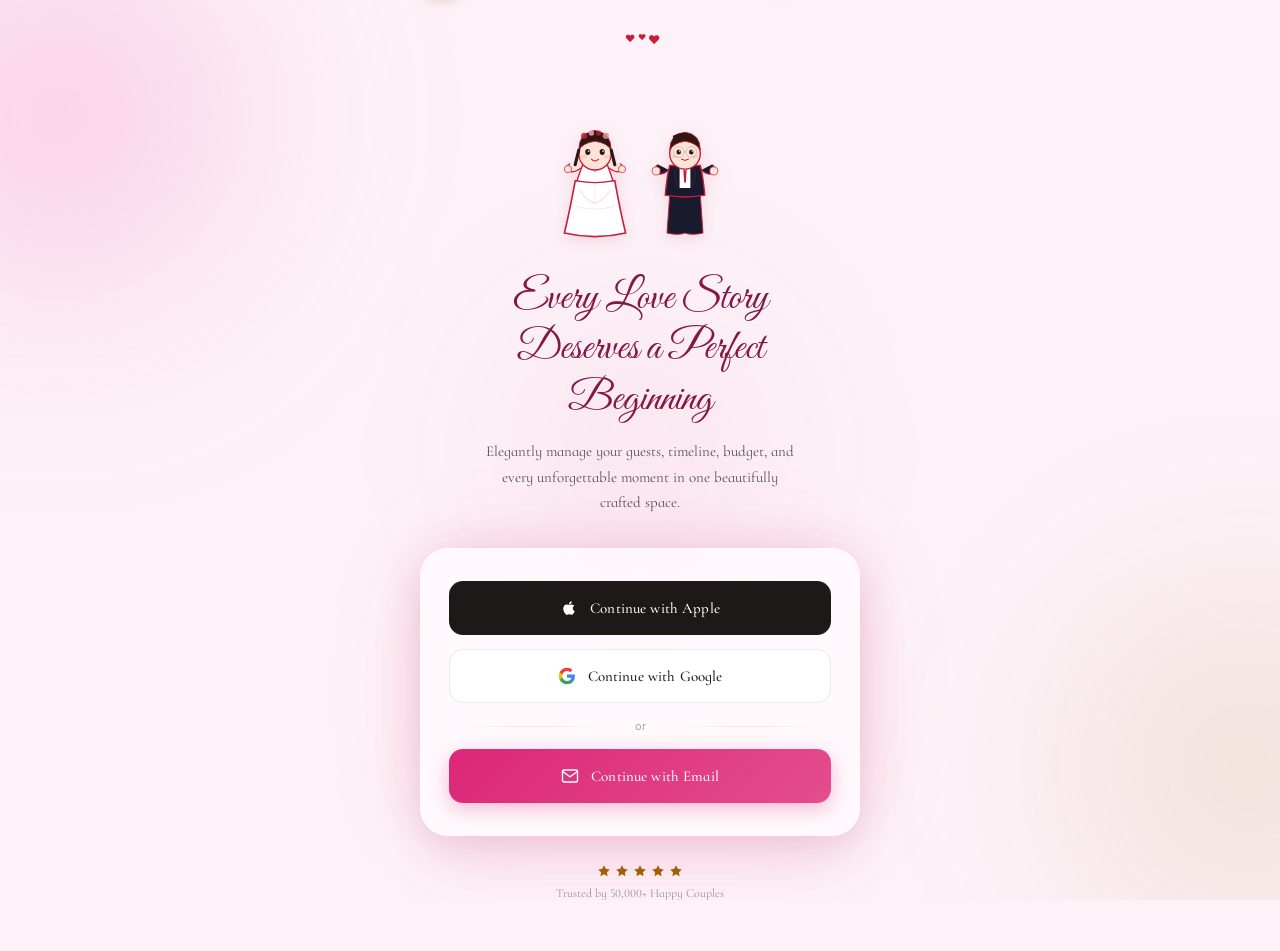
<file: index.html>
<!DOCTYPE html>
<html lang="en">
<head>
    <meta charset="UTF-8">
    <meta name="viewport" content="width=device-width, initial-scale=1.0, viewport-fit=cover">
    <title>Wedding Planner · Sign In</title>
    <meta name="description" content="Beautiful wedding planning starts here">
    <link rel="preconnect" href="https://fonts.googleapis.com">
    <link rel="preconnect" href="https://fonts.gstatic.com" crossorigin>
    <link href="https://fonts.googleapis.com/css2?family=Great+Vibes&family=Cormorant+Infant:ital,wght@0,300;0,400;0,500;0,600;0,700;1,300;1,400&family=Inter:wght@300;400;500;600&family=Noto+Serif+SC:wght@300;400;500;600&display=swap" rel="stylesheet">
    <link rel="stylesheet" href="npc.css">
    <style>
        *, *::before, *::after { box-sizing: border-box; margin: 0; padding: 0; }

        :root {
            --primary: #DB2777;
            --primary-light: #F472B6;
            --primary-deep: #831843;
            --accent-gold: #A16207;
            --accent-gold-light: #D4A843;
            --bg-blush: #FDF2F8;
            --bg-warm: #FFF7ED;
            --charcoal: #1C1917;
            --charcoal-light: #57534E;
            --glass-white: rgba(255, 255, 255, 0.55);
            --glass-border: rgba(255, 255, 255, 0.35);
            --glass-glow: rgba(219, 39, 119, 0.08);
            --shadow-soft: 0 8px 32px rgba(219, 39, 119, 0.06), 0 2px 8px rgba(0,0,0,0.02);
            --shadow-elevated: 0 24px 64px rgba(219, 39, 119, 0.1), 0 8px 24px rgba(0,0,0,0.04);
            --shadow-glow: 0 0 60px rgba(219, 39, 119, 0.12), 0 0 120px rgba(219, 39, 119, 0.06);
            --radius-xl: 28px;
            --radius-lg: 18px;
            --radius-md: 14px;
        }

        html, body {
            height: 100%;
            font-family: 'Cormorant Infant', 'Inter', -apple-system, BlinkMacSystemFont, serif;
            background: var(--bg-blush);
            color: var(--charcoal);
            overflow-x: hidden;
            -webkit-font-smoothing: antialiased;
            -moz-osx-font-smoothing: grayscale;
        }

        body {
            display: flex;
            align-items: center;
            justify-content: center;
            min-height: 100vh;
            min-height: 100dvh;
            padding: env(safe-area-inset-top) 16px env(safe-area-inset-bottom);
        }

        .bg-layer {
            position: fixed;
            inset: 0;
            pointer-events: none;
            overflow: hidden;
            z-index: 0;
        }

        .bg-orb {
            position: absolute;
            border-radius: 50%;
            filter: blur(100px);
            will-change: transform;
        }

        .bg-orb-1 {
            width: 500px; height: 500px;
            background: radial-gradient(circle, rgba(244, 114, 182, 0.4) 0%, transparent 70%);
            top: -15%; left: -15%;
            animation: orb-drift-1 16s ease-in-out infinite;
        }
        .bg-orb-2 {
            width: 450px; height: 450px;
            background: radial-gradient(circle, rgba(161, 98, 7, 0.2) 0%, transparent 70%);
            bottom: -10%; right: -15%;
            animation: orb-drift-2 20s ease-in-out infinite;
        }
        .bg-orb-3 {
            width: 300px; height: 300px;
            background: radial-gradient(circle, rgba(219, 39, 119, 0.15) 0%, transparent 70%);
            top: 50%; left: 50%;
            transform: translate(-50%, -50%);
            animation: orb-drift-3 14s ease-in-out infinite;
        }

        @keyframes orb-drift-1 {
            0%, 100% { transform: translate(0, 0) scale(1); }
            33% { transform: translate(30px, -25px) scale(1.08); }
            66% { transform: translate(-20px, 15px) scale(0.94); }
        }
        @keyframes orb-drift-2 {
            0%, 100% { transform: translate(0, 0) scale(1); }
            40% { transform: translate(-25px, -20px) scale(1.05); }
            70% { transform: translate(15px, 10px) scale(0.96); }
        }
        @keyframes orb-drift-3 {
            0%, 100% { transform: translate(-50%, -50%) scale(1); }
            50% { transform: translate(-45%, -55%) scale(1.12); }
        }

        .petal {
            position: absolute;
            width: 10px; height: 16px;
            background: var(--primary-light);
            border-radius: 50% 0 50% 50%;
            opacity: 0;
            animation: petal-fall 20s linear infinite;
        }
        .petal:nth-child(5) { left: 8%; animation-delay: 0s; width: 12px; height: 18px; }
        .petal:nth-child(6) { left: 25%; animation-delay: -4s; width: 7px; height: 11px; }
        .petal:nth-child(7) { left: 55%; animation-delay: -8s; width: 9px; height: 14px; }
        .petal:nth-child(8) { left: 78%; animation-delay: -12s; width: 11px; height: 17px; }
        .petal:nth-child(9) { left: 42%; animation-delay: -16s; width: 8px; height: 12px; }
        .petal:nth-child(10) { left: 90%; animation-delay: -6s; width: 10px; height: 15px; }

        @keyframes petal-fall {
            0% { transform: translateY(-40px) rotate(0deg); opacity: 0; }
            8% { opacity: 0.12; }
            88% { opacity: 0.1; }
            100% { transform: translateY(calc(100vh + 60px)) rotate(400deg); opacity: 0; }
        }

        .auth-container {
            position: relative;
            z-index: 1;
            width: 100%;
            max-width: 400px;
            display: flex;
            flex-direction: column;
            align-items: center;
            gap: 0;
        }

        .auth-container > * {
            animation: reveal 0.9s cubic-bezier(0.16, 1, 0.3, 1) both;
        }
        .auth-container > *:nth-child(1) { animation-delay: 0s; }
        .auth-container > *:nth-child(2) { animation-delay: 0.08s; }
        .auth-container > *:nth-child(3) { animation-delay: 0.16s; }
        .auth-container > *:nth-child(4) { animation-delay: 0.24s; }
        .auth-container > *:nth-child(5) { animation-delay: 0.32s; }

        @keyframes reveal {
            from { opacity: 0; transform: translateY(20px) scale(0.98); filter: blur(4px); }
            to { opacity: 1; transform: translateY(0) scale(1); filter: blur(0); }
        }

        .auth-header {
            width: 100%;
            display: flex;
            justify-content: space-between;
            align-items: center;
            padding: 12px 4px 24px;
        }

        .logo {
            display: flex;
            align-items: center;
            gap: 10px;
        }

        .logo-icon {
            width: 36px; height: 36px;
            background: linear-gradient(135deg, var(--accent-gold) 0%, var(--accent-gold-light) 100%);
            border-radius: 10px;
            display: flex; align-items: center; justify-content: center;
            box-shadow: 0 2px 12px rgba(161, 98, 7, 0.25);
        }

        .logo-icon svg {
            width: 18px; height: 18px;
            color: #fff;
        }

        .logo-text {
            font-family: 'Cormorant Infant', serif;
            font-weight: 600;
            font-size: 16px;
            color: var(--charcoal);
            letter-spacing: 0.02em;
        }

        .lang-switcher {
            display: flex;
            align-items: center;
            gap: 2px;
            background: var(--glass-white);
            border: 1px solid var(--glass-border);
            border-radius: 22px;
            padding: 4px;
            backdrop-filter: blur(16px);
            -webkit-backdrop-filter: blur(16px);
        }

        .lang-btn {
            border: none;
            background: transparent;
            font-size: 11px;
            font-weight: 600;
            padding: 6px 12px;
            border-radius: 18px;
            cursor: pointer;
            transition: all 0.3s cubic-bezier(0.16, 1, 0.3, 1);
            color: var(--charcoal-light);
            font-family: 'Inter', sans-serif;
        }

        .lang-btn.active {
            background: #fff;
            color: var(--primary);
            box-shadow: 0 2px 8px rgba(219, 39, 119, 0.1);
        }

        .hero-section {
            width: 100%;
            display: flex;
            flex-direction: column;
            align-items: center;
            padding: 0 0 32px;
        }

        .hero-illustration {
            width: 220px;
            height: 200px;
            position: relative;
            margin-bottom: 32px;
        }

        .hero-headline {
            font-family: 'Great Vibes', cursive;
            font-size: 36px;
            font-weight: 400;
            line-height: 1.2;
            text-align: center;
            color: var(--primary-deep);
            max-width: 340px;
        }

        .hero-headline[data-lang="zh"] {
            font-family: 'Noto Serif SC', 'Cormorant Infant', serif;
            font-size: 24px;
            font-weight: 500;
            letter-spacing: 0.04em;
            line-height: 1.5;
        }

        .hero-desc {
            font-family: 'Cormorant Infant', serif;
            font-size: 15px;
            line-height: 1.7;
            color: var(--charcoal-light);
            text-align: center;
            max-width: 320px;
            margin-top: 14px;
            font-weight: 400;
        }

        .hero-desc[data-lang="zh"] {
            font-family: 'Noto Serif SC', serif;
            font-size: 13px;
            line-height: 1.8;
            letter-spacing: 0.03em;
        }

        .auth-card {
            width: 100%;
            background: var(--glass-white);
            border: 1px solid var(--glass-border);
            border-radius: var(--radius-xl);
            padding: 32px 28px;
            backdrop-filter: blur(24px) saturate(1.4);
            -webkit-backdrop-filter: blur(24px) saturate(1.4);
            box-shadow: var(--shadow-elevated), var(--shadow-glow);
            display: flex;
            flex-direction: column;
            gap: 14px;
            position: relative;
            overflow: hidden;
        }

        .auth-card::before {
            content: '';
            position: absolute;
            top: 0; left: 0; right: 0;
            height: 1px;
            background: linear-gradient(90deg, transparent, rgba(255,255,255,0.7), transparent);
        }

        .auth-btn {
            display: flex;
            align-items: center;
            justify-content: center;
            gap: 12px;
            width: 100%;
            height: 54px;
            border-radius: var(--radius-md);
            font-size: 15px;
            font-weight: 500;
            cursor: pointer;
            transition: all 0.35s cubic-bezier(0.16, 1, 0.3, 1);
            border: none;
            font-family: 'Cormorant Infant', serif;
            letter-spacing: 0.01em;
            position: relative;
            overflow: hidden;
        }

        .auth-btn:active {
            transform: scale(0.96);
            transition-duration: 0.1s;
        }

        .auth-btn-apple {
            background: var(--charcoal);
            color: #fff;
        }
        .auth-btn-apple:hover {
            background: #0a0a0a;
            box-shadow: 0 8px 24px rgba(0,0,0,0.18);
            transform: translateY(-1px);
        }

        .auth-btn-google {
            background: #fff;
            color: var(--charcoal);
            border: 1px solid rgba(0,0,0,0.08);
        }
        .auth-btn-google:hover {
            background: #fafafa;
            box-shadow: 0 4px 16px rgba(0,0,0,0.06);
            transform: translateY(-1px);
        }

        .auth-btn-email {
            background: linear-gradient(135deg, var(--primary) 0%, #E44D8D 100%);
            color: #fff;
            box-shadow: 0 6px 20px rgba(219, 39, 119, 0.3);
        }
        .auth-btn-email:hover {
            box-shadow: 0 10px 32px rgba(219, 39, 119, 0.4);
            transform: translateY(-2px);
        }
        .auth-btn-email:active {
            transform: scale(0.96) translateY(0);
        }

        .auth-btn svg {
            width: 18px; height: 18px;
            flex-shrink: 0;
        }

        .divider {
            display: flex;
            align-items: center;
            gap: 16px;
            padding: 2px 0;
        }

        .divider-line {
            flex: 1;
            height: 1px;
            background: linear-gradient(90deg, transparent, rgba(219, 39, 119, 0.12), transparent);
        }

        .divider-text {
            font-size: 11px;
            color: var(--charcoal-light);
            font-weight: 400;
            opacity: 0.5;
            font-family: 'Inter', sans-serif;
        }

        .trust-section {
            text-align: center;
            padding: 28px 0 8px;
        }

        .trust-stars {
            display: flex;
            justify-content: center;
            gap: 4px;
            margin-bottom: 8px;
        }

        .trust-stars svg {
            width: 14px; height: 14px;
            color: var(--accent-gold);
            fill: var(--accent-gold);
        }

        .trust-text {
            font-size: 12px;
            color: var(--charcoal-light);
            font-weight: 400;
            opacity: 0.6;
            font-family: 'Cormorant Infant', serif;
        }

        .auth-footer {
            text-align: center;
            padding: 16px 20px 8px;
        }

        .auth-footer p {
            font-size: 11px;
            color: var(--charcoal-light);
            line-height: 1.7;
            opacity: 0.5;
            font-family: 'Inter', sans-serif;
        }

        .auth-footer a {
            color: var(--charcoal);
            text-decoration: underline;
            text-decoration-color: rgba(219, 39, 119, 0.3);
            text-underline-offset: 3px;
            transition: text-decoration-color 0.3s ease;
        }

        .auth-footer a:hover {
            text-decoration-color: var(--primary);
        }

        @media (max-width: 340px) {
            .auth-container { max-width: 100%; }
            .hero-headline { font-size: 30px; }
            .hero-headline[data-lang="zh"] { font-size: 20px; }
            .auth-card { padding: 24px 20px; }
            .auth-btn { height: 50px; font-size: 14px; }
        }

        @media (min-width: 768px) {
            .auth-container { max-width: 440px; }
            .hero-headline { font-size: 42px; }
            .hero-headline[data-lang="zh"] { font-size: 28px; }
            .hero-illustration { width: 240px; height: 220px; }
        }

        .fade-content {
            transition: opacity 0.35s cubic-bezier(0.16, 1, 0.3, 1), transform 0.35s cubic-bezier(0.16, 1, 0.3, 1);
        }

        .fade-content.switching {
            opacity: 0;
            transform: translateY(6px);
        }

        @media (prefers-reduced-motion: reduce) {
            *, *::before, *::after {
                animation-duration: 0.01ms !important;
                transition-duration: 0.01ms !important;
            }
        }
    </style>
</head>
<body>
    <div class="bg-layer">
        <div class="bg-orb bg-orb-1"></div>
        <div class="bg-orb bg-orb-2"></div>
        <div class="bg-orb bg-orb-3"></div>
        <div class="petal"></div>
        <div class="petal"></div>
        <div class="petal"></div>
        <div class="petal"></div>
        <div class="petal"></div>
        <div class="petal"></div>
    </div>

    <div class="auth-container">
        <div class="auth-header">
            <div class="logo">
                <div class="logo-icon">
                    <svg viewBox="0 0 24 24" fill="none" stroke="currentColor" stroke-width="2" stroke-linecap="round" stroke-linejoin="round">
                        <path d="M12 21a9 9 0 0 0 9-9H3a9 9 0 0 0 9 9Z"/><path d="M7 6a2 2 0 0 1 4 0"/><path d="M13 6a2 2 0 0 1 4 0"/>
                    </svg>
                </div>
                <span class="logo-text" id="logo-text">WedPlanner</span>
            </div>
            <div class="lang-switcher">
                <button class="lang-btn active" id="btn-en" onclick="switchLang('en')">EN</button>
                <button class="lang-btn" id="btn-zh" onclick="switchLang('zh')">中文</button>
            </div>
        </div>

        <div class="hero-section fade-content" id="hero-section">
            <div class="hero-illustration" id="npc-auth-scene"></div>
            <h1 class="hero-headline" id="headline">Every Love Story Deserves a Perfect Beginning</h1>
            <p class="hero-desc" id="description">Elegantly manage your guests, timeline, budget, and every unforgettable moment in one beautifully crafted space.</p>
        </div>

        <div class="auth-card fade-content" id="auth-card">
            <button class="auth-btn auth-btn-apple" onclick="handleAuth('apple')">
                <svg viewBox="0 0 24 24" fill="currentColor"><path d="M17.05 20.28c-.98.95-2.05.88-3.08.4-1.09-.5-2.08-.48-3.24 0-1.44.62-2.2.44-3.06-.4C2.79 15.25 3.51 7.59 9.05 7.31c1.35.07 2.29.74 3.08.8 1.18-.24 2.31-.93 3.57-.84 1.51.12 2.65.72 3.4 1.8-3.12 1.87-2.38 5.98.48 7.13-.57 1.5-1.31 2.99-2.54 4.09zM12.03 7.25c-.15-2.23 1.66-4.07 3.74-4.25.29 2.58-2.34 4.5-3.74 4.25z"/></svg>
                <span id="btn-apple-text">Continue with Apple</span>
            </button>

            <button class="auth-btn auth-btn-google" onclick="handleAuth('google')">
                <svg viewBox="0 0 24 24"><path d="M22.56 12.25c0-.78-.07-1.53-.2-2.25H12v4.26h5.92c-.26 1.37-1.04 2.53-2.21 3.31v2.77h3.57c2.08-1.92 3.28-4.74 3.28-8.09z" fill="#4285F4"/><path d="M12 23c2.97 0 5.46-.98 7.28-2.66l-3.57-2.77c-.98.66-2.23 1.06-3.71 1.06-2.86 0-5.29-1.93-6.16-4.53H2.18v2.84C3.99 20.53 7.7 23 12 23z" fill="#34A853"/><path d="M5.84 14.09c-.22-.66-.35-1.36-.35-2.09s.13-1.43.35-2.09V7.07H2.18C1.43 8.55 1 10.22 1 12s.43 3.45 1.18 4.93l2.85-2.22.81-.62z" fill="#FBBC05"/><path d="M12 5.38c1.62 0 3.06.56 4.21 1.64l3.15-3.15C17.45 2.09 14.97 1 12 1 7.7 1 3.99 3.47 2.18 7.07l3.66 2.84c.87-2.6 3.3-4.53 6.16-4.53z" fill="#EA4335"/></svg>
                <span id="btn-google-text">Continue with Google</span>
            </button>

            <div class="divider">
                <div class="divider-line"></div>
                <span class="divider-text" id="divider-text">or</span>
                <div class="divider-line"></div>
            </div>

            <button class="auth-btn auth-btn-email" onclick="handleAuth('email')">
                <svg viewBox="0 0 24 24" fill="none" stroke="currentColor" stroke-width="1.8" stroke-linecap="round" stroke-linejoin="round"><rect x="2" y="4" width="20" height="16" rx="2"/><polyline points="22,6 12,13 2,6"/></svg>
                <span id="btn-email-text">Continue with Email</span>
            </button>
        </div>

        <div class="trust-section fade-content" id="trust-section">
            <div class="trust-stars">
                <svg viewBox="0 0 24 24"><path d="M12 2l3.09 6.26L22 9.27l-5 4.87 1.18 6.88L12 17.77l-6.18 3.25L7 14.14 2 9.27l6.91-1.01L12 2z"/></svg>
                <svg viewBox="0 0 24 24"><path d="M12 2l3.09 6.26L22 9.27l-5 4.87 1.18 6.88L12 17.77l-6.18 3.25L7 14.14 2 9.27l6.91-1.01L12 2z"/></svg>
                <svg viewBox="0 0 24 24"><path d="M12 2l3.09 6.26L22 9.27l-5 4.87 1.18 6.88L12 17.77l-6.18 3.25L7 14.14 2 9.27l6.91-1.01L12 2z"/></svg>
                <svg viewBox="0 0 24 24"><path d="M12 2l3.09 6.26L22 9.27l-5 4.87 1.18 6.88L12 17.77l-6.18 3.25L7 14.14 2 9.27l6.91-1.01L12 2z"/></svg>
                <svg viewBox="0 0 24 24"><path d="M12 2l3.09 6.26L22 9.27l-5 4.87 1.18 6.88L12 17.77l-6.18 3.25L7 14.14 2 9.27l6.91-1.01L12 2z"/></svg>
            </div>
            <p class="trust-text" id="trust-text">Trusted by 50,000+ Happy Couples</p>
        </div>

        <div class="auth-footer fade-content" id="footer-section">
            <p id="footer-text">By continuing, you agree to our <a href="#">Terms of Service</a> and <a href="#">Privacy Policy</a>.</p>
        </div>
    </div>

    <script>
    const i18n = {
        en: {
            logo: 'WedPlanner',
            headline: 'Every Love Story Deserves a Perfect Beginning',
            description: 'Elegantly manage your guests, timeline, budget, and every unforgettable moment in one beautifully crafted space.',
            btn_apple: 'Continue with Apple',
            btn_google: 'Continue with Google',
            btn_email: 'Continue with Email',
            divider: 'or',
            trust: 'Trusted by 50,000+ Happy Couples',
            footer: 'By continuing, you agree to our <a href="#">Terms of Service</a> and <a href="#">Privacy Policy</a>.'
        },
        zh: {
            logo: '婚礼策划',
            headline: '每一场美好的婚礼，都从这里开始',
            description: '轻松管理宾客、婚礼流程、预算、供应商与每一个重要时刻，让婚礼筹备变得简单而美好。',
            btn_apple: '使用 Apple 继续',
            btn_google: '使用 Google 继续',
            btn_email: '使用电子邮箱继续',
            divider: '或',
            trust: '超过 50,000 对新人共同信赖',
            footer: '继续即表示您同意<a href="#">《服务条款》</a>和<a href="#">《隐私政策》</a>。'
        }
    };

    let currentLang = 'en';

    function switchLang(lang) {
        if (lang === currentLang) return;
        currentLang = lang;

        document.getElementById('btn-en').classList.toggle('active', lang === 'en');
        document.getElementById('btn-zh').classList.toggle('active', lang === 'zh');
        document.documentElement.lang = lang === 'zh' ? 'zh-CN' : 'en';
        document.title = lang === 'zh' ? '婚礼策划 · 登录' : 'Wedding Planner · Sign In';

        const fadeEls = document.querySelectorAll('.fade-content');
        fadeEls.forEach(el => el.classList.add('switching'));

        setTimeout(() => {
            const dict = i18n[lang];
            document.getElementById('logo-text').textContent = dict.logo;

            const headline = document.getElementById('headline');
            headline.textContent = dict.headline;
            headline.setAttribute('data-lang', lang);

            const desc = document.getElementById('description');
            desc.textContent = dict.description;
            desc.setAttribute('data-lang', lang);

            document.getElementById('btn-apple-text').textContent = dict.btn_apple;
            document.getElementById('btn-google-text').textContent = dict.btn_google;
            document.getElementById('btn-email-text').textContent = dict.btn_email;
            document.getElementById('divider-text').textContent = dict.divider;
            document.getElementById('trust-text').textContent = dict.trust;
            document.getElementById('footer-text').innerHTML = dict.footer;

            fadeEls.forEach(el => el.classList.remove('switching'));
        }, 350);
    }

    function handleAuth(provider) {
        window.location.href = '/dashboard';
    }
    </script>
    <script src="npc.js"></script>
    <script>
        document.addEventListener('DOMContentLoaded', () => {
            NPC.authScene(document.getElementById('npc-auth-scene'));
        });
    </script>
</body>
</html>
</file>
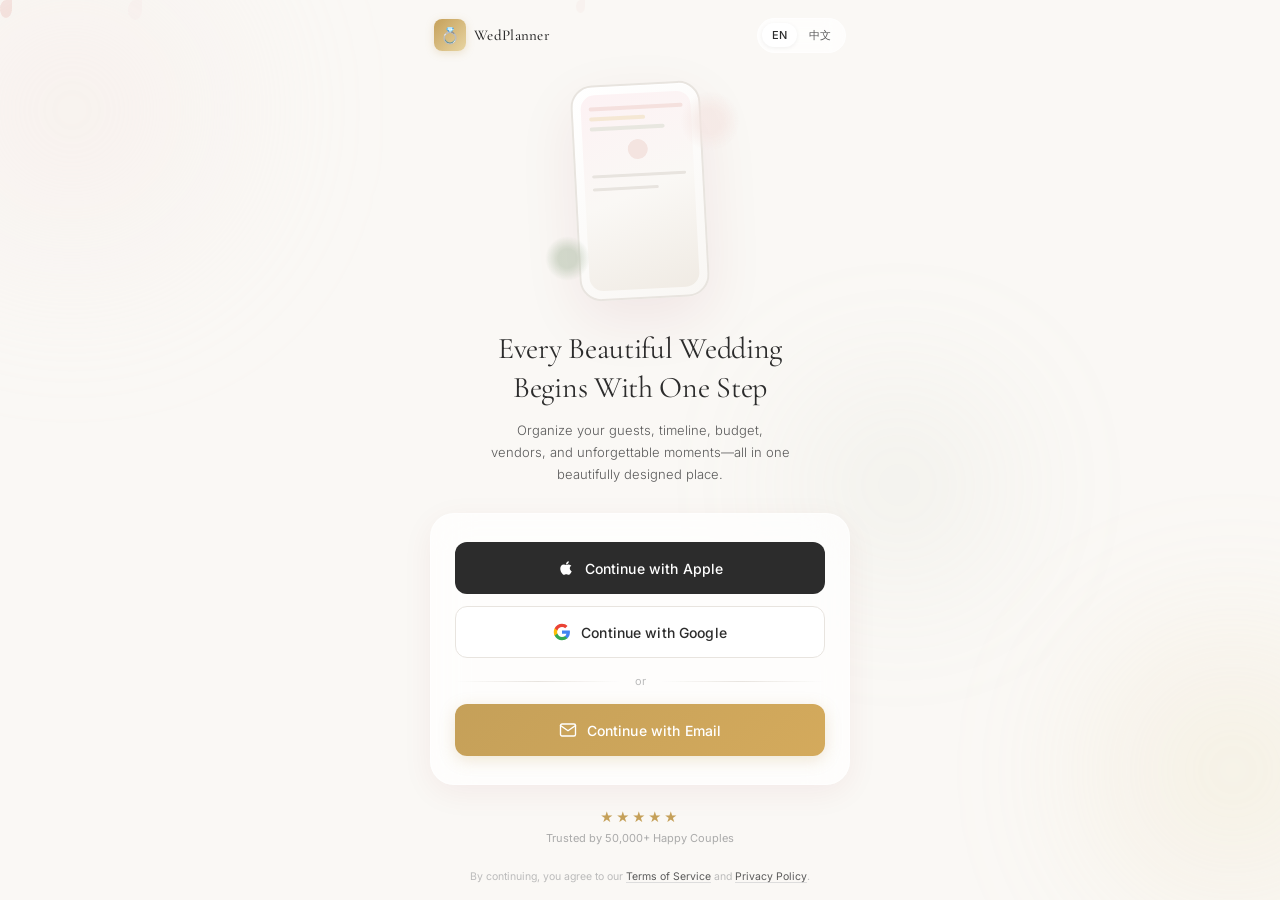
<file: auth.html>
<!DOCTYPE html>
<html lang="en">
<head>
    <meta charset="UTF-8">
    <meta name="viewport" content="width=device-width, initial-scale=1.0, viewport-fit=cover">
    <title>Wedding Planner · Sign In</title>
    <meta name="description" content="Beautiful wedding planning starts here">
    <link rel="preconnect" href="https://fonts.googleapis.com">
    <link rel="preconnect" href="https://fonts.gstatic.com" crossorigin>
    <link href="https://fonts.googleapis.com/css2?family=Cormorant+Garamond:ital,wght@0,300;0,400;0,500;0,600;1,300;1,400&family=Inter:wght@300;400;500;600&family=Noto+Serif+SC:wght@300;400;500;600&display=swap" rel="stylesheet">
    <style>
        *, *::before, *::after { box-sizing: border-box; margin: 0; padding: 0; }

        :root {
            --bg-ivory: #faf8f5;
            --blush: #f4e4e0;
            --blush-deep: #e8c4bc;
            --gold: #c5a059;
            --gold-light: #e8d5a3;
            --sage: #b8c5b0;
            --charcoal: #2c2c2c;
            --charcoal-light: #5a5a5a;
            --white-glass: rgba(255, 255, 255, 0.72);
            --white-glass-border: rgba(255, 255, 255, 0.45);
            --shadow-soft: 0 8px 32px rgba(128, 0, 32, 0.06);
            --shadow-elevated: 0 20px 60px rgba(128, 0, 32, 0.08);
            --radius-xl: 24px;
            --radius-lg: 16px;
            --radius-md: 12px;
        }

        html, body {
            height: 100%;
            font-family: 'Inter', -apple-system, BlinkMacSystemFont, sans-serif;
            background: var(--bg-ivory);
            color: var(--charcoal);
            overflow-x: hidden;
            -webkit-font-smoothing: antialiased;
            -moz-osx-font-smoothing: grayscale;
        }

        body {
            display: flex;
            align-items: center;
            justify-content: center;
            min-height: 100vh;
            min-height: 100dvh;
            padding: env(safe-area-inset-top) 16px env(safe-area-inset-bottom);
        }

        /* Background decorations */
        .bg-layer {
            position: fixed;
            inset: 0;
            pointer-events: none;
            overflow: hidden;
            z-index: 0;
        }

        .bg-gradient {
            position: absolute;
            border-radius: 50%;
            filter: blur(80px);
            opacity: 0.5;
            animation: float 12s ease-in-out infinite;
        }

        .bg-gradient-1 {
            width: 400px; height: 400px;
            background: radial-gradient(circle, var(--blush) 0%, transparent 70%);
            top: -10%; left: -10%;
            animation-delay: 0s;
        }
        .bg-gradient-2 {
            width: 350px; height: 350px;
            background: radial-gradient(circle, var(--gold-light) 0%, transparent 70%);
            bottom: -5%; right: -10%;
            animation-delay: -4s;
            opacity: 0.35;
        }
        .bg-gradient-3 {
            width: 250px; height: 250px;
            background: radial-gradient(circle, var(--sage) 0%, transparent 70%);
            top: 40%; right: 20%;
            animation-delay: -8s;
            opacity: 0.25;
        }

        /* Floating petals */
        .petal {
            position: absolute;
            width: 12px; height: 18px;
            background: var(--blush-deep);
            border-radius: 50% 0 50% 50%;
            opacity: 0.15;
            animation: petal-fall 18s linear infinite;
        }
        .petal:nth-child(2) { left: 20%; animation-delay: -3s; width: 8px; height: 12px; opacity: 0.1; }
        .petal:nth-child(3) { left: 70%; animation-delay: -7s; width: 10px; height: 15px; opacity: 0.12; }
        .petal:nth-child(4) { left: 85%; animation-delay: -11s; width: 14px; height: 20px; opacity: 0.08; }
        .petal:nth-child(5) { left: 45%; animation-delay: -15s; width: 9px; height: 13px; opacity: 0.1; }

        @keyframes float {
            0%, 100% { transform: translate(0, 0) scale(1); }
            33% { transform: translate(15px, -20px) scale(1.05); }
            66% { transform: translate(-10px, 10px) scale(0.95); }
        }

        @keyframes petal-fall {
            0% { transform: translateY(-60px) rotate(0deg); opacity: 0; }
            10% { opacity: 0.15; }
            90% { opacity: 0.15; }
            100% { transform: translateY(calc(100vh + 60px)) rotate(360deg); opacity: 0; }
        }

        /* Main container */
        .auth-container {
            position: relative;
            z-index: 1;
            width: 100%;
            max-width: 390px;
            display: flex;
            flex-direction: column;
            align-items: center;
            gap: 0;
            animation: fadeInUp 0.8s ease-out;
        }

        @keyframes fadeInUp {
            from { opacity: 0; transform: translateY(24px); }
            to { opacity: 1; transform: translateY(0); }
        }

        /* Header / Language */
        .auth-header {
            width: 100%;
            display: flex;
            justify-content: space-between;
            align-items: center;
            padding: 12px 4px 20px;
        }

        .logo {
            display: flex;
            align-items: center;
            gap: 8px;
        }

        .logo-icon {
            width: 32px; height: 32px;
            background: linear-gradient(135deg, var(--gold) 0%, var(--gold-light) 100%);
            border-radius: 8px;
            display: flex; align-items: center; justify-content: center;
            font-size: 16px;
            box-shadow: 0 2px 8px rgba(197, 160, 89, 0.25);
        }

        .logo-text {
            font-family: 'Cormorant Garamond', serif;
            font-weight: 500;
            font-size: 15px;
            color: var(--charcoal);
            letter-spacing: 0.02em;
        }

        .lang-switcher {
            display: flex;
            align-items: center;
            gap: 2px;
            background: var(--white-glass);
            border: 1px solid var(--white-glass-border);
            border-radius: 20px;
            padding: 4px;
            backdrop-filter: blur(10px);
            -webkit-backdrop-filter: blur(10px);
        }

        .lang-btn {
            border: none;
            background: transparent;
            font-size: 11px;
            font-weight: 500;
            padding: 5px 10px;
            border-radius: 16px;
            cursor: pointer;
            transition: all 0.25s ease;
            color: var(--charcoal-light);
            font-family: 'Inter', sans-serif;
        }

        .lang-btn.active {
            background: #fff;
            color: var(--charcoal);
            box-shadow: 0 1px 4px rgba(0,0,0,0.06);
        }

        /* Hero illustration */
        .hero-section {
            width: 100%;
            display: flex;
            flex-direction: column;
            align-items: center;
            padding: 8px 0 28px;
        }

        .hero-illustration {
            width: 200px;
            height: 200px;
            position: relative;
            margin-bottom: 28px;
        }

        .hero-phone {
            width: 120px;
            height: 200px;
            background: linear-gradient(145deg, #fff 0%, #f9f7f4 100%);
            border-radius: 22px;
            border: 2px solid #e8e4df;
            position: absolute;
            left: 50%; top: 50%;
            transform: translate(-50%, -50%) rotate(-3deg);
            box-shadow: var(--shadow-elevated), inset 0 1px 0 rgba(255,255,255,0.8);
            overflow: hidden;
            animation: phone-float 6s ease-in-out infinite;
        }

        @keyframes phone-float {
            0%, 100% { transform: translate(-50%, -50%) rotate(-3deg) translateY(0); }
            50% { transform: translate(-50%, -50%) rotate(-3deg) translateY(-6px); }
        }

        .hero-phone-screen {
            margin: 8px;
            height: calc(100% - 16px);
            border-radius: 14px;
            background: linear-gradient(160deg, #fdf2f4 0%, #faf8f5 50%, #f0ebe4 100%);
            display: flex;
            flex-direction: column;
            padding: 12px 8px;
            gap: 6px;
        }

        .phone-bar { height: 4px; border-radius: 2px; background: var(--blush-deep); opacity: 0.4; }
        .phone-bar:nth-child(2) { width: 60%; background: var(--gold-light); }
        .phone-bar:nth-child(3) { width: 80%; background: var(--sage); opacity: 0.3; }
        .phone-dot { width: 20px; height: 20px; border-radius: 50%; background: var(--blush); margin: 4px auto; }
        .phone-line { height: 3px; border-radius: 2px; background: #e8e4df; margin-top: 4px; }
        .phone-line:nth-child(6) { width: 70%; }

        .hero-floral-1, .hero-floral-2 {
            position: absolute;
            border-radius: 50%;
            opacity: 0.6;
        }
        .hero-floral-1 {
            width: 60px; height: 60px;
            background: radial-gradient(circle, var(--blush) 30%, transparent 70%);
            top: 10px; right: 10px;
            animation: float 8s ease-in-out infinite;
        }
        .hero-floral-2 {
            width: 45px; height: 45px;
            background: radial-gradient(circle, var(--sage) 30%, transparent 70%);
            bottom: 20px; left: 15px;
            animation: float 10s ease-in-out infinite reverse;
        }

        .hero-headline {
            font-family: 'Cormorant Garamond', serif;
            font-size: 26px;
            font-weight: 400;
            line-height: 1.3;
            text-align: center;
            color: var(--charcoal);
            letter-spacing: -0.01em;
            max-width: 320px;
        }

        .hero-headline[data-lang="zh"] {
            font-family: 'Noto Serif SC', 'Cormorant Garamond', serif;
            font-size: 23px;
            font-weight: 400;
            letter-spacing: 0.02em;
            line-height: 1.5;
        }

        .hero-desc {
            font-size: 13px;
            line-height: 1.7;
            color: var(--charcoal-light);
            text-align: center;
            max-width: 300px;
            margin-top: 12px;
            font-weight: 300;
        }

        .hero-desc[data-lang="zh"] {
            font-size: 12.5px;
            line-height: 1.8;
            letter-spacing: 0.03em;
        }

        /* Auth card */
        .auth-card {
            width: 100%;
            background: var(--white-glass);
            border: 1px solid var(--white-glass-border);
            border-radius: var(--radius-xl);
            padding: 28px 24px;
            backdrop-filter: blur(20px);
            -webkit-backdrop-filter: blur(20px);
            box-shadow: var(--shadow-soft);
            display: flex;
            flex-direction: column;
            gap: 12px;
            animation: fadeInUp 0.8s ease-out 0.15s both;
        }

        .auth-btn {
            display: flex;
            align-items: center;
            justify-content: center;
            gap: 10px;
            width: 100%;
            height: 52px;
            border-radius: var(--radius-md);
            font-size: 14px;
            font-weight: 500;
            cursor: pointer;
            transition: all 0.2s ease;
            border: none;
            font-family: 'Inter', sans-serif;
            letter-spacing: 0.01em;
            position: relative;
            overflow: hidden;
        }

        .auth-btn:active {
            transform: scale(0.97);
        }

        .auth-btn-apple {
            background: var(--charcoal);
            color: #fff;
        }
        .auth-btn-apple:hover { background: #1a1a1a; box-shadow: 0 4px 16px rgba(0,0,0,0.15); }

        .auth-btn-google {
            background: #fff;
            color: var(--charcoal);
            border: 1px solid #e8e4df;
        }
        .auth-btn-google:hover { background: #fafafa; border-color: #d4d0cc; box-shadow: 0 2px 12px rgba(0,0,0,0.05); }

        .auth-btn-email {
            background: linear-gradient(135deg, var(--gold) 0%, #d4aa5c 100%);
            color: #fff;
            box-shadow: 0 4px 16px rgba(197, 160, 89, 0.25);
        }
        .auth-btn-email:hover { box-shadow: 0 6px 24px rgba(197, 160, 89, 0.35); transform: translateY(-1px); }
        .auth-btn-email:active { transform: scale(0.97) translateY(0); }

        .auth-btn svg {
            width: 18px; height: 18px;
            flex-shrink: 0;
        }

        .divider {
            display: flex;
            align-items: center;
            gap: 14px;
            padding: 4px 0;
        }

        .divider-line {
            flex: 1;
            height: 1px;
            background: linear-gradient(90deg, transparent, #e8e4df, transparent);
        }

        .divider-text {
            font-size: 11px;
            color: #bbb;
            font-weight: 400;
            text-transform: lowercase;
        }

        /* Trust section */
        .trust-section {
            text-align: center;
            padding: 24px 0 8px;
            animation: fadeInUp 0.8s ease-out 0.3s both;
        }

        .trust-stars {
            font-size: 13px;
            letter-spacing: 2px;
            color: var(--gold);
            margin-bottom: 6px;
        }

        .trust-text {
            font-size: 11px;
            color: #aaa;
            font-weight: 400;
        }

        /* Footer */
        .auth-footer {
            text-align: center;
            padding: 16px 20px 8px;
            animation: fadeInUp 0.8s ease-out 0.4s both;
        }

        .auth-footer p {
            font-size: 10.5px;
            color: #bbb;
            line-height: 1.6;
        }

        .auth-footer a {
            color: var(--charcoal-light);
            text-decoration: underline;
            text-decoration-color: #ddd;
            text-underline-offset: 2px;
        }

        .auth-footer a:hover {
            color: var(--charcoal);
            text-decoration-color: var(--gold);
        }

        /* Responsive */
        @media (max-width: 340px) {
            .auth-container { max-width: 100%; }
            .hero-headline { font-size: 22px; }
            .hero-headline[data-lang="zh"] { font-size: 20px; }
            .auth-card { padding: 22px 18px; }
            .auth-btn { height: 48px; font-size: 13px; }
        }

        @media (min-width: 768px) {
            .auth-container { max-width: 420px; }
            .hero-headline { font-size: 30px; }
            .hero-headline[data-lang="zh"] { font-size: 26px; }
            .hero-illustration { width: 220px; height: 220px; }
            .hero-phone { width: 130px; height: 216px; }
        }

        /* Smooth transitions for language switch */
        .fade-content {
            transition: opacity 0.25s ease, transform 0.25s ease;
        }

        .fade-content.switching {
            opacity: 0;
            transform: translateY(4px);
        }
    </style>
</head>
<body>
    <!-- Background layer -->
    <div class="bg-layer">
        <div class="bg-gradient bg-gradient-1"></div>
        <div class="bg-gradient bg-gradient-2"></div>
        <div class="bg-gradient bg-gradient-3"></div>
        <div class="petal" style="left:10%"></div>
        <div class="petal"></div>
        <div class="petal"></div>
        <div class="petal"></div>
        <div class="petal"></div>
    </div>

    <!-- Main content -->
    <div class="auth-container">
        <!-- Header -->
        <div class="auth-header">
            <div class="logo">
                <div class="logo-icon">💍</div>
                <span class="logo-text" id="logo-text">WedPlanner</span>
            </div>
            <div class="lang-switcher">
                <button class="lang-btn active" id="btn-en" onclick="switchLang('en')">EN</button>
                <button class="lang-btn" id="btn-zh" onclick="switchLang('zh')">中文</button>
            </div>
        </div>

        <!-- Hero -->
        <div class="hero-section fade-content" id="hero-section">
            <div class="hero-illustration">
                <div class="hero-phone">
                    <div class="hero-phone-screen">
                        <div class="phone-bar"></div>
                        <div class="phone-bar"></div>
                        <div class="phone-bar"></div>
                        <div class="phone-dot"></div>
                        <div class="phone-line"></div>
                        <div class="phone-line"></div>
                    </div>
                </div>
                <div class="hero-floral-1"></div>
                <div class="hero-floral-2"></div>
            </div>
            <h1 class="hero-headline" id="headline">Every Beautiful Wedding Begins With One Step</h1>
            <p class="hero-desc" id="description">Organize your guests, timeline, budget, vendors, and unforgettable moments—all in one beautifully designed place.</p>
        </div>

        <!-- Auth Card -->
        <div class="auth-card fade-content" id="auth-card">
            <!-- Apple -->
            <button class="auth-btn auth-btn-apple" onclick="handleAuth('apple')">
                <svg viewBox="0 0 24 24" fill="currentColor"><path d="M17.05 20.28c-.98.95-2.05.88-3.08.4-1.09-.5-2.08-.48-3.24 0-1.44.62-2.2.44-3.06-.4C2.79 15.25 3.51 7.59 9.05 7.31c1.35.07 2.29.74 3.08.8 1.18-.24 2.31-.93 3.57-.84 1.51.12 2.65.72 3.4 1.8-3.12 1.87-2.38 5.98.48 7.13-.57 1.5-1.31 2.99-2.54 4.09zM12.03 7.25c-.15-2.23 1.66-4.07 3.74-4.25.29 2.58-2.34 4.5-3.74 4.25z"/></svg>
                <span id="btn-apple-text">Continue with Apple</span>
            </button>

            <!-- Google -->
            <button class="auth-btn auth-btn-google" onclick="handleAuth('google')">
                <svg viewBox="0 0 24 24"><path d="M22.56 12.25c0-.78-.07-1.53-.2-2.25H12v4.26h5.92c-.26 1.37-1.04 2.53-2.21 3.31v2.77h3.57c2.08-1.92 3.28-4.74 3.28-8.09z" fill="#4285F4"/><path d="M12 23c2.97 0 5.46-.98 7.28-2.66l-3.57-2.77c-.98.66-2.23 1.06-3.71 1.06-2.86 0-5.29-1.93-6.16-4.53H2.18v2.84C3.99 20.53 7.7 23 12 23z" fill="#34A853"/><path d="M5.84 14.09c-.22-.66-.35-1.36-.35-2.09s.13-1.43.35-2.09V7.07H2.18C1.43 8.55 1 10.22 1 12s.43 3.45 1.18 4.93l2.85-2.22.81-.62z" fill="#FBBC05"/><path d="M12 5.38c1.62 0 3.06.56 4.21 1.64l3.15-3.15C17.45 2.09 14.97 1 12 1 7.7 1 3.99 3.47 2.18 7.07l3.66 2.84c.87-2.6 3.3-4.53 6.16-4.53z" fill="#EA4335"/></svg>
                <span id="btn-google-text">Continue with Google</span>
            </button>

            <!-- Divider -->
            <div class="divider">
                <div class="divider-line"></div>
                <span class="divider-text" id="divider-text">or</span>
                <div class="divider-line"></div>
            </div>

            <!-- Email -->
            <button class="auth-btn auth-btn-email" onclick="handleAuth('email')">
                <svg viewBox="0 0 24 24" fill="none" stroke="currentColor" stroke-width="1.8" stroke-linecap="round" stroke-linejoin="round"><rect x="2" y="4" width="20" height="16" rx="2"/><polyline points="22,6 12,13 2,6"/></svg>
                <span id="btn-email-text">Continue with Email</span>
            </button>
        </div>

        <!-- Trust -->
        <div class="trust-section fade-content" id="trust-section">
            <div class="trust-stars">★★★★★</div>
            <p class="trust-text" id="trust-text">Trusted by 50,000+ Happy Couples</p>
        </div>

        <!-- Footer -->
        <div class="auth-footer fade-content" id="footer-section">
            <p id="footer-text">By continuing, you agree to our <a href="#">Terms of Service</a> and <a href="#">Privacy Policy</a>.</p>
        </div>
    </div>

    <script>
    const i18n = {
        en: {
            logo: 'WedPlanner',
            headline: 'Every Beautiful Wedding Begins With One Step',
            description: 'Organize your guests, timeline, budget, vendors, and unforgettable moments—all in one beautifully designed place.',
            btn_apple: 'Continue with Apple',
            btn_google: 'Continue with Google',
            btn_email: 'Continue with Email',
            divider: 'or',
            trust: 'Trusted by 50,000+ Happy Couples',
            footer: 'By continuing, you agree to our <a href="#">Terms of Service</a> and <a href="#">Privacy Policy</a>.'
        },
        zh: {
            logo: '婚礼策划',
            headline: '每一场美好的婚礼，都从这里开始',
            description: '轻松管理宾客、婚礼流程、预算、供应商与每一个重要时刻，让婚礼筹备变得简单而美好。',
            btn_apple: '使用 Apple 继续',
            btn_google: '使用 Google 继续',
            btn_email: '使用电子邮箱继续',
            divider: '或',
            trust: '超过 50,000 对新人共同信赖',
            footer: '继续即表示您同意<a href="#">《服务条款》</a>和<a href="#">《隐私政策》</a>。'
        }
    };

    let currentLang = 'en';

    function switchLang(lang) {
        if (lang === currentLang) return;
        currentLang = lang;

        document.getElementById('btn-en').classList.toggle('active', lang === 'en');
        document.getElementById('btn-zh').classList.toggle('active', lang === 'zh');
        document.documentElement.lang = lang === 'zh' ? 'zh-CN' : 'en';
        document.title = lang === 'zh' ? '婚礼策划 · 登录' : 'Wedding Planner · Sign In';

        const fadeEls = document.querySelectorAll('.fade-content');
        fadeEls.forEach(el => el.classList.add('switching'));

        setTimeout(() => {
            const dict = i18n[lang];
            document.getElementById('logo-text').textContent = dict.logo;

            const headline = document.getElementById('headline');
            headline.textContent = dict.headline;
            headline.setAttribute('data-lang', lang);

            const desc = document.getElementById('description');
            desc.textContent = dict.description;
            desc.setAttribute('data-lang', lang);

            document.getElementById('btn-apple-text').textContent = dict.btn_apple;
            document.getElementById('btn-google-text').textContent = dict.btn_google;
            document.getElementById('btn-email-text').textContent = dict.btn_email;
            document.getElementById('divider-text').textContent = dict.divider;
            document.getElementById('trust-text').textContent = dict.trust;
            document.getElementById('footer-text').innerHTML = dict.footer;

            fadeEls.forEach(el => el.classList.remove('switching'));
        }, 250);
    }

    function handleAuth(provider) {
        window.location.href = '/dashboard';
    }
    </script>
</body>
</html>
</file>
<file: npc.css>
/* ═══════════════════════════════════════════════════════════
   NPC MASCOT SYSTEM v2 — 喜婚记 Wedding Made Simple
   JS-driven reactive characters with CSS for effects
   ═══════════════════════════════════════════════════════════ */

/* ── BASE LAYER ───────────────────────────────────────────── */
.npc-layer {
    position: fixed;
    bottom: 0;
    left: 0;
    right: 0;
    pointer-events: none;
    z-index: 900;
    height: 200px;
    overflow: visible;
}

.npc-container {
    position: absolute;
    bottom: 20px;
    will-change: transform;
}

.npc-bride { left: 8%; }
.npc-groom { right: 8%; }

.npc-sprite {
    width: 100px;
    height: 140px;
    position: relative;
    cursor: pointer;
    pointer-events: auto;
    filter: drop-shadow(0 4px 8px rgba(196, 30, 58, 0.12));
    transform-origin: center bottom;
    transition: filter 0.3s ease;
    overflow: visible;
}

.npc-sprite:hover {
    filter: drop-shadow(0 6px 12px rgba(196, 30, 58, 0.2));
}

/* ── PARTICLES ───────────────────────────────────────────── */
.npc-particles {
    position: absolute;
    top: -20px;
    left: 50%;
    transform: translateX(-50%);
    pointer-events: none;
    width: 80px;
    height: 80px;
}

.npc-particle {
    position: absolute;
    font-size: 16px;
    opacity: 0;
    animation: npc-particle-rise 1.2s ease-out forwards;
}

@keyframes npc-particle-rise {
    0% { opacity: 1; transform: translateY(0) scale(0.5); }
    50% { opacity: 0.9; transform: translateY(-25px) scale(1.1); }
    100% { opacity: 0; transform: translateY(-55px) scale(1.3); }
}

.npc-particle:nth-child(1) { left: 10%; animation-delay: 0s; }
.npc-particle:nth-child(2) { left: 40%; animation-delay: 0.12s; }
.npc-particle:nth-child(3) { left: 70%; animation-delay: 0.24s; }
.npc-particle:nth-child(4) { left: 25%; animation-delay: 0.08s; }
.npc-particle:nth-child(5) { left: 55%; animation-delay: 0.2s; }

/* ── FLOATING HEARTS ─────────────────────────────────────── */
.npc-hearts {
    position: absolute;
    top: -30px;
    left: 50%;
    transform: translateX(-50%);
    width: 60px;
    height: 60px;
    pointer-events: none;
}

.npc-heart {
    position: absolute;
    color: #c41e3a;
    font-size: 14px;
    opacity: 0;
}

.npc-heart.animate {
    animation: npc-heart-float 1.5s ease-out forwards;
}

@keyframes npc-heart-float {
    0% { opacity: 1; transform: translateY(0) scale(0.4); }
    40% { opacity: 0.9; transform: translateY(-18px) scale(1); }
    100% { opacity: 0; transform: translateY(-50px) scale(1.2); }
}

/* ── CONFETTI ────────────────────────────────────────────── */
.npc-confetti-container {
    position: fixed;
    top: 0;
    left: 0;
    right: 0;
    bottom: 0;
    pointer-events: none;
    z-index: 9999;
    overflow: hidden;
}

.npc-confetti-piece {
    position: absolute;
    top: -10px;
    width: 8px;
    height: 8px;
    border-radius: 1px;
    animation: npc-confetti-fall 2.5s ease-in forwards;
}

@keyframes npc-confetti-fall {
    0% { opacity: 1; transform: translateY(0) rotate(0deg); }
    100% { opacity: 0; transform: translateY(100vh) rotate(720deg); }
}

/* ── RESPONSIVE ──────────────────────────────────────────── */
@media (max-width: 480px) {
    .npc-sprite { width: 75px; height: 105px; }
    .npc-layer { height: 160px; }
    .npc-bride { left: 2%; }
    .npc-groom { right: 2%; }
}

@media (min-width: 768px) {
    .npc-sprite { width: 110px; height: 154px; }
    .npc-bride { left: 10%; }
    .npc-groom { right: 10%; }
}

@media (min-width: 1200px) {
    .npc-bride { left: 14%; }
    .npc-groom { right: 14%; }
}

/* ── AUTH PAGE SCENE ─────────────────────────────────────── */
.auth-npc-scene {
    display: flex;
    align-items: flex-end;
    justify-content: center;
    gap: 0;
    width: 220px;
    height: 180px;
    position: relative;
    margin: 0 auto;
}

.auth-npc-scene .npc-sprite {
    width: 90px;
    height: 126px;
    position: relative;
}

.auth-npc-scene .npc-bride-sprite {
    animation: auth-bride-idle 3s ease-in-out infinite;
}

.auth-npc-scene .npc-groom-sprite {
    animation: auth-groom-idle 3s ease-in-out infinite 0.3s;
}

@keyframes auth-bride-idle {
    0%, 100% { transform: translateY(0) rotate(0deg); }
    30% { transform: translateY(-6px) rotate(-2deg); }
    60% { transform: translateY(-2px) rotate(1deg); }
}

@keyframes auth-groom-idle {
    0%, 100% { transform: translateY(0) rotate(0deg); }
    25% { transform: translateY(-4px) rotate(2deg); }
    55% { transform: translateY(-7px) rotate(-1deg); }
}

.auth-floating-hearts {
    position: absolute;
    top: 10px;
    left: 50%;
    transform: translateX(-50%);
    width: 40px;
    height: 60px;
}

.auth-heart {
    position: absolute;
    color: #c41e3a;
    font-size: 10px;
    animation: auth-heart-drift 3s ease-in-out infinite;
}

.auth-heart:nth-child(1) { left: 5px; animation-delay: 0s; }
.auth-heart:nth-child(2) { left: 18px; animation-delay: 1s; font-size: 8px; }
.auth-heart:nth-child(3) { left: 28px; animation-delay: 2s; font-size: 12px; }

@keyframes auth-heart-drift {
    0% { opacity: 0; transform: translateY(20px) scale(0.5); }
    30% { opacity: 0.8; }
    100% { opacity: 0; transform: translateY(-30px) scale(1); }
}

/* ── LOADING SCREEN ──────────────────────────────────────── */
.npc-loading-overlay {
    position: fixed;
    inset: 0;
    background: #faf8f5;
    z-index: 10000;
    display: flex;
    flex-direction: column;
    align-items: center;
    justify-content: center;
    gap: 20px;
    transition: opacity 0.5s ease;
}

.npc-loading-overlay.fade-out {
    opacity: 0;
    pointer-events: none;
}

/* ── PRINT HIDE ──────────────────────────────────────────── */
@media print {
    .npc-layer, .npc-loading-overlay, .npc-confetti-container { display: none !important; }
}
</file>
